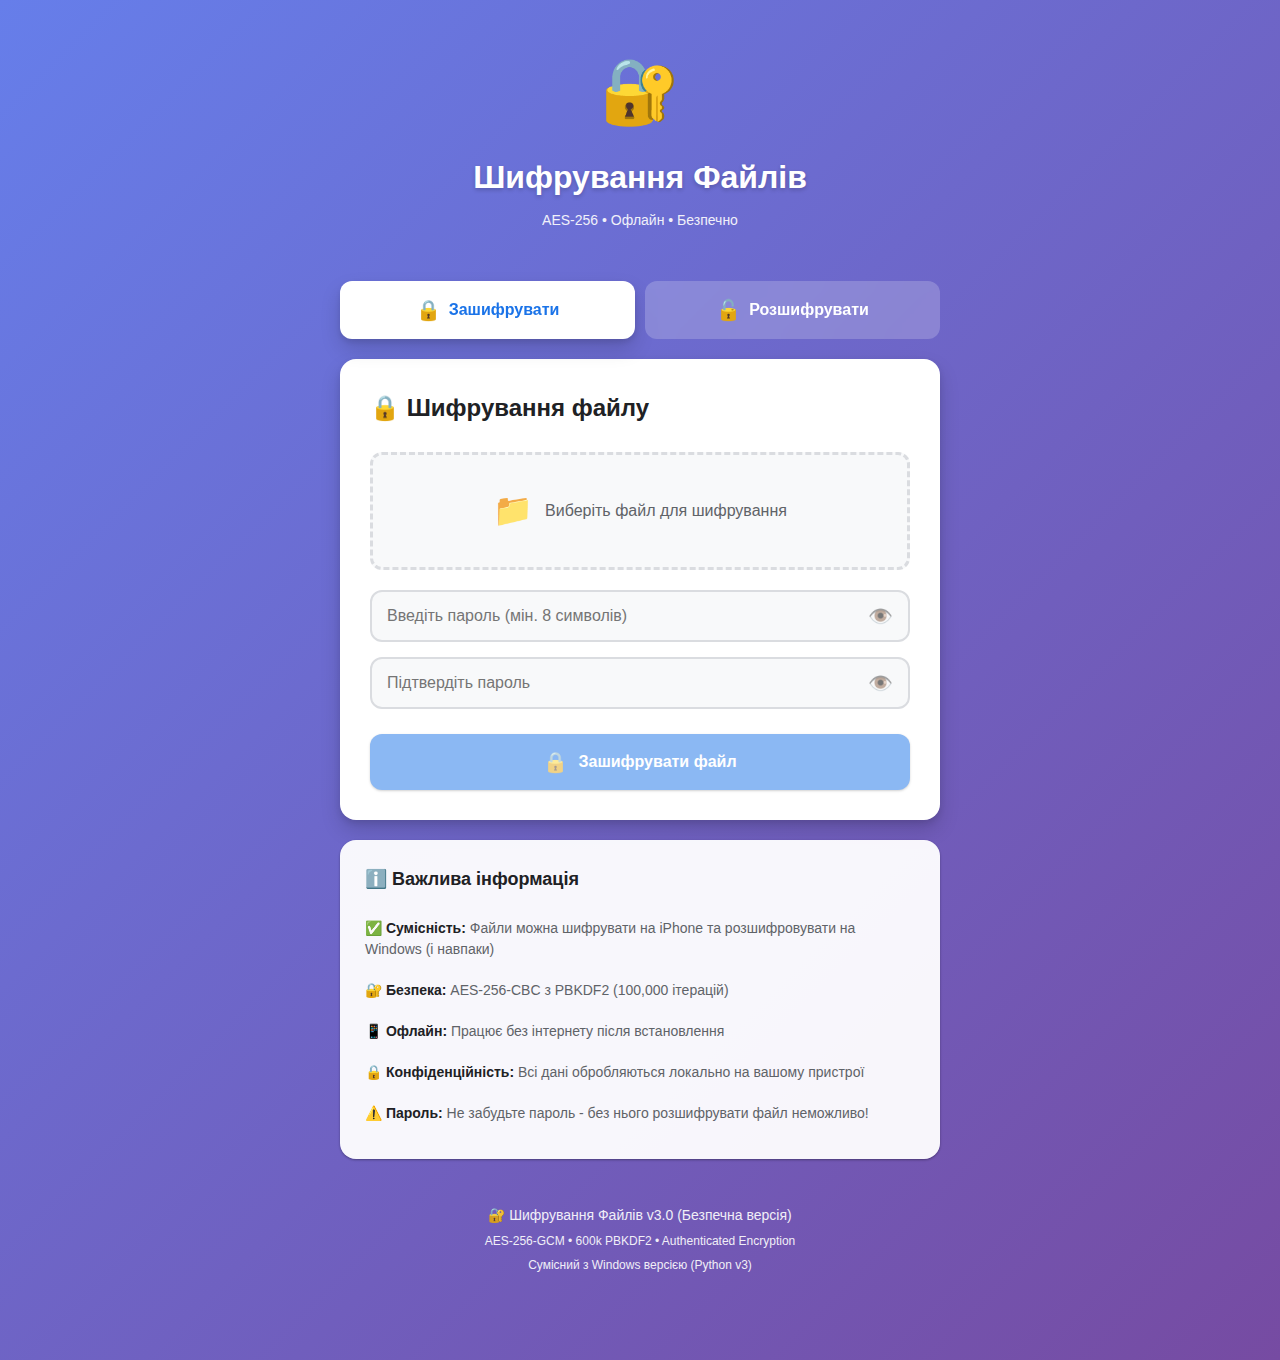
<file: index.html>
<!DOCTYPE html>
<html lang="uk">
<head>
    <meta charset="UTF-8">
    <meta name="viewport" content="width=device-width, initial-scale=1.0, maximum-scale=1.0, user-scalable=no">

    <!-- Content Security Policy - захист від XSS -->
    <meta http-equiv="Content-Security-Policy" content="default-src 'self'; script-src 'self' 'unsafe-inline'; style-src 'self' 'unsafe-inline'; img-src 'self' data: blob:; font-src 'self'; connect-src 'self';">

    <meta name="theme-color" content="#1a73e8">
    <meta name="apple-mobile-web-app-capable" content="yes">
    <meta name="apple-mobile-web-app-status-bar-style" content="black-translucent">
    <meta name="apple-mobile-web-app-title" content="Шифрувальник">
    <title>Шифрування Файлів AES-256-GCM</title>

    <!-- PWA Manifest -->
    <link rel="manifest" href="manifest.json">

    <!-- Icons -->
    <link rel="apple-touch-icon" href="icons/icon-192.png">
    <link rel="icon" type="image/png" href="icons/icon-192.png">

    <!-- Styles -->
    <link rel="stylesheet" href="css/styles.css">
</head>
<body>
    <div class="container">
        <!-- Header -->
        <header class="header">
            <div class="header-icon">🔐</div>
            <h1>Шифрування Файлів</h1>
            <p class="subtitle">AES-256 • Офлайн • Безпечно</p>
        </header>

        <!-- Tab Navigation -->
        <div class="tabs">
            <button class="tab-btn active" data-tab="encrypt">
                <span class="tab-icon">🔒</span>
                Зашифрувати
            </button>
            <button class="tab-btn" data-tab="decrypt">
                <span class="tab-icon">🔓</span>
                Розшифрувати
            </button>
        </div>

        <!-- Encrypt Tab -->
        <div id="encrypt-tab" class="tab-content active">
            <div class="card">
                <h2>🔒 Шифрування файлу</h2>

                <div class="file-input-wrapper">
                    <input type="file" id="encrypt-file-input" class="file-input" accept="*/*">
                    <label for="encrypt-file-input" class="file-label">
                        <span class="file-icon">📁</span>
                        <span class="file-text">Виберіть файл для шифрування</span>
                    </label>
                    <div id="encrypt-file-info" class="file-info hidden"></div>
                </div>

                <div class="password-group">
                    <div class="input-wrapper">
                        <input type="password" id="encrypt-password" class="password-input"
                               placeholder="Введіть пароль (мін. 8 символів)" minlength="8">
                        <button type="button" class="toggle-password" data-target="encrypt-password">
                            👁️
                        </button>
                    </div>

                    <div class="input-wrapper">
                        <input type="password" id="encrypt-password-confirm" class="password-input"
                               placeholder="Підтвердіть пароль" minlength="8">
                        <button type="button" class="toggle-password" data-target="encrypt-password-confirm">
                            👁️
                        </button>
                    </div>
                </div>

                <button id="encrypt-btn" class="btn btn-primary" disabled>
                    <span class="btn-icon">🔒</span>
                    Зашифрувати файл
                </button>

                <div id="encrypt-result" class="result hidden"></div>
            </div>
        </div>

        <!-- Decrypt Tab -->
        <div id="decrypt-tab" class="tab-content">
            <div class="card">
                <h2>🔓 Розшифрування файлу</h2>

                <div class="file-input-wrapper">
                    <input type="file" id="decrypt-file-input" class="file-input" accept="*/*">
                    <label for="decrypt-file-input" class="file-label">
                        <span class="file-icon">📁</span>
                        <span class="file-text">Виберіть зашифрований файл</span>
                    </label>
                    <div id="decrypt-file-info" class="file-info hidden"></div>
                </div>

                <div class="password-group">
                    <div class="input-wrapper">
                        <input type="password" id="decrypt-password" class="password-input"
                               placeholder="Введіть пароль для розшифрування">
                        <button type="button" class="toggle-password" data-target="decrypt-password">
                            👁️
                        </button>
                    </div>
                </div>

                <button id="decrypt-btn" class="btn btn-primary" disabled>
                    <span class="btn-icon">🔓</span>
                    Розшифрувати файл
                </button>

                <div id="decrypt-result" class="result hidden"></div>
            </div>
        </div>

        <!-- Info Section -->
        <div class="info-card">
            <h3>ℹ️ Важлива інформація</h3>
            <ul class="info-list">
                <li>✅ <strong>Сумісність:</strong> Файли можна шифрувати на iPhone та розшифровувати на Windows (і навпаки)</li>
                <li>🔐 <strong>Безпека:</strong> AES-256-CBC з PBKDF2 (100,000 ітерацій)</li>
                <li>📱 <strong>Офлайн:</strong> Працює без інтернету після встановлення</li>
                <li>🔒 <strong>Конфіденційність:</strong> Всі дані обробляються локально на вашому пристрої</li>
                <li>⚠️ <strong>Пароль:</strong> Не забудьте пароль - без нього розшифрувати файл неможливо!</li>
            </ul>
        </div>

        <!-- Footer -->
        <footer class="footer">
            <p>🔐 Шифрування Файлів v3.0 (Безпечна версія)</p>
            <p class="footer-note">AES-256-GCM • 600k PBKDF2 • Authenticated Encryption</p>
            <p class="footer-note">Сумісний з Windows версією (Python v3)</p>
        </footer>
    </div>

    <!-- Scripts -->
    <script src="js/encryptor_v3.js"></script>
    <script src="js/app_v3.js"></script>

    <!-- Service Worker Registration -->
    <script>
        if ('serviceWorker' in navigator) {
            window.addEventListener('load', () => {
                navigator.serviceWorker.register('./service-worker.js')
                    .then(registration => {
                        console.log('✅ Service Worker зареєстровано:', registration.scope);
                    })
                    .catch(error => {
                        console.log('❌ Service Worker НЕ зареєстровано:', error);
                    });
            });
        } else {
            console.log('⚠️ Service Worker не підтримується браузером');
        }
    </script>
</body>
</html>
</file>
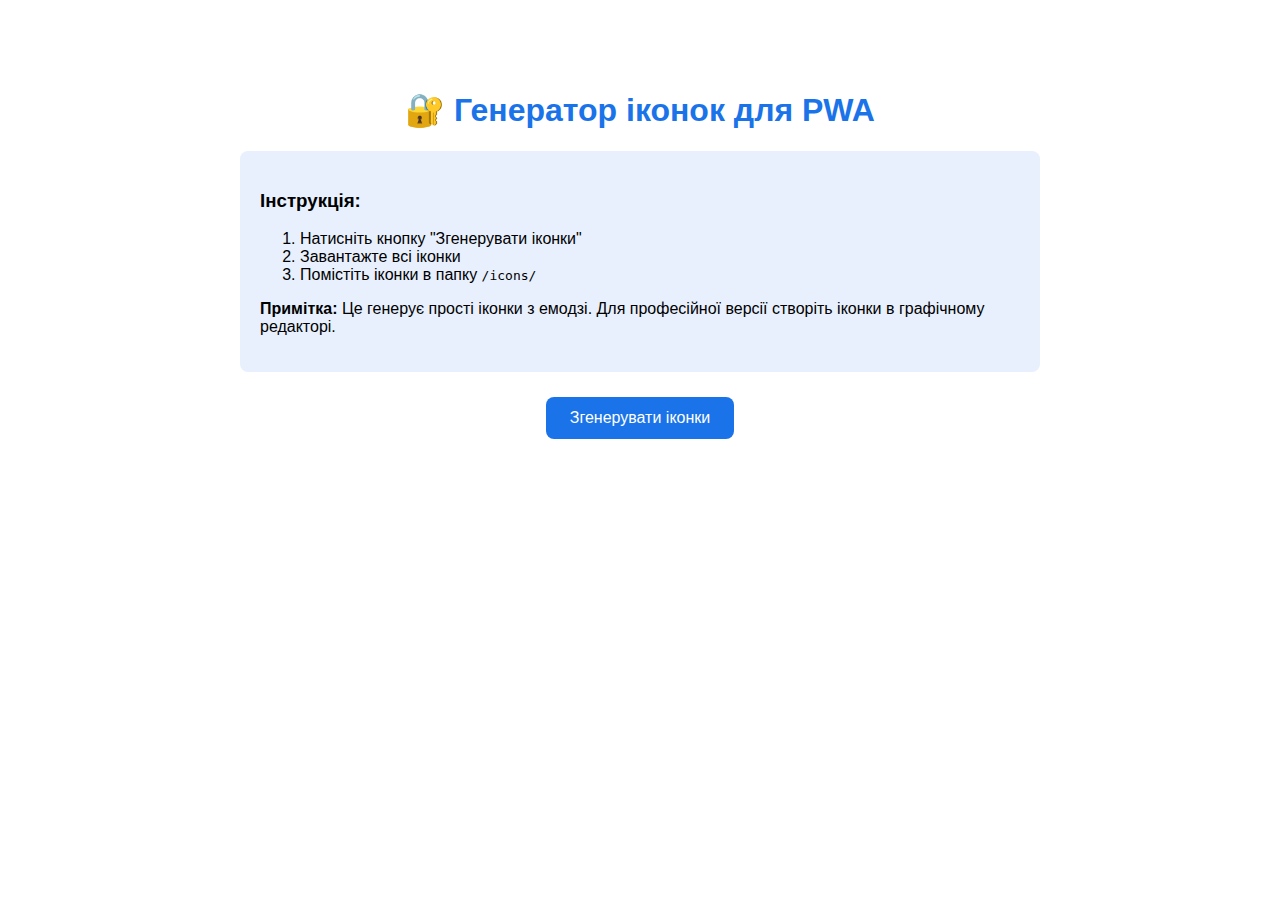
<file: generate-icons.html>
<!DOCTYPE html>
<html lang="uk">
<head>
    <meta charset="UTF-8">
    <meta name="viewport" content="width=device-width, initial-scale=1.0">
    <title>Генератор іконок</title>
    <style>
        body {
            font-family: Arial, sans-serif;
            max-width: 800px;
            margin: 50px auto;
            padding: 20px;
            text-align: center;
        }
        h1 { color: #1a73e8; }
        .info {
            background: #e8f0fe;
            padding: 20px;
            border-radius: 8px;
            margin: 20px 0;
            text-align: left;
        }
        canvas {
            border: 2px solid #ddd;
            margin: 20px 0;
            display: none;
        }
        button {
            background: #1a73e8;
            color: white;
            border: none;
            padding: 12px 24px;
            font-size: 16px;
            border-radius: 8px;
            cursor: pointer;
            margin: 5px;
        }
        button:hover {
            background: #1557b0;
        }
        .downloads {
            margin-top: 20px;
        }
        a {
            display: inline-block;
            margin: 5px;
            color: #1a73e8;
        }
    </style>
</head>
<body>
    <h1>🔐 Генератор іконок для PWA</h1>

    <div class="info">
        <h3>Інструкція:</h3>
        <ol>
            <li>Натисніть кнопку "Згенерувати іконки"</li>
            <li>Завантажте всі іконки</li>
            <li>Помістіть іконки в папку <code>/icons/</code></li>
        </ol>
        <p><strong>Примітка:</strong> Це генерує прості іконки з емодзі. Для професійної версії створіть іконки в графічному редакторі.</p>
    </div>

    <button onclick="generateIcons()">Згенерувати іконки</button>

    <div class="downloads" id="downloads"></div>

    <canvas id="canvas"></canvas>

    <script>
        const sizes = [72, 96, 128, 144, 152, 192, 384, 512];

        function generateIcons() {
            const downloadsDiv = document.getElementById('downloads');
            downloadsDiv.innerHTML = '<h3>Завантажити іконки:</h3>';

            sizes.forEach(size => {
                const canvas = document.getElementById('canvas');
                const ctx = canvas.getContext('2d');

                canvas.width = size;
                canvas.height = size;

                // Градієнтний фон
                const gradient = ctx.createLinearGradient(0, 0, size, size);
                gradient.addColorStop(0, '#667eea');
                gradient.addColorStop(1, '#764ba2');
                ctx.fillStyle = gradient;
                ctx.fillRect(0, 0, size, size);

                // Емодзі замок
                ctx.font = `${size * 0.5}px Arial`;
                ctx.textAlign = 'center';
                ctx.textBaseline = 'middle';
                ctx.fillText('🔐', size / 2, size / 2);

                // Створюємо посилання для завантаження
                canvas.toBlob((blob) => {
                    const url = URL.createObjectURL(blob);
                    const a = document.createElement('a');
                    a.href = url;
                    a.download = `icon-${size}.png`;
                    a.textContent = `📥 icon-${size}.png`;
                    a.style.display = 'block';
                    downloadsDiv.appendChild(a);
                });
            });
        }
    </script>
</body>
</html>
</file>
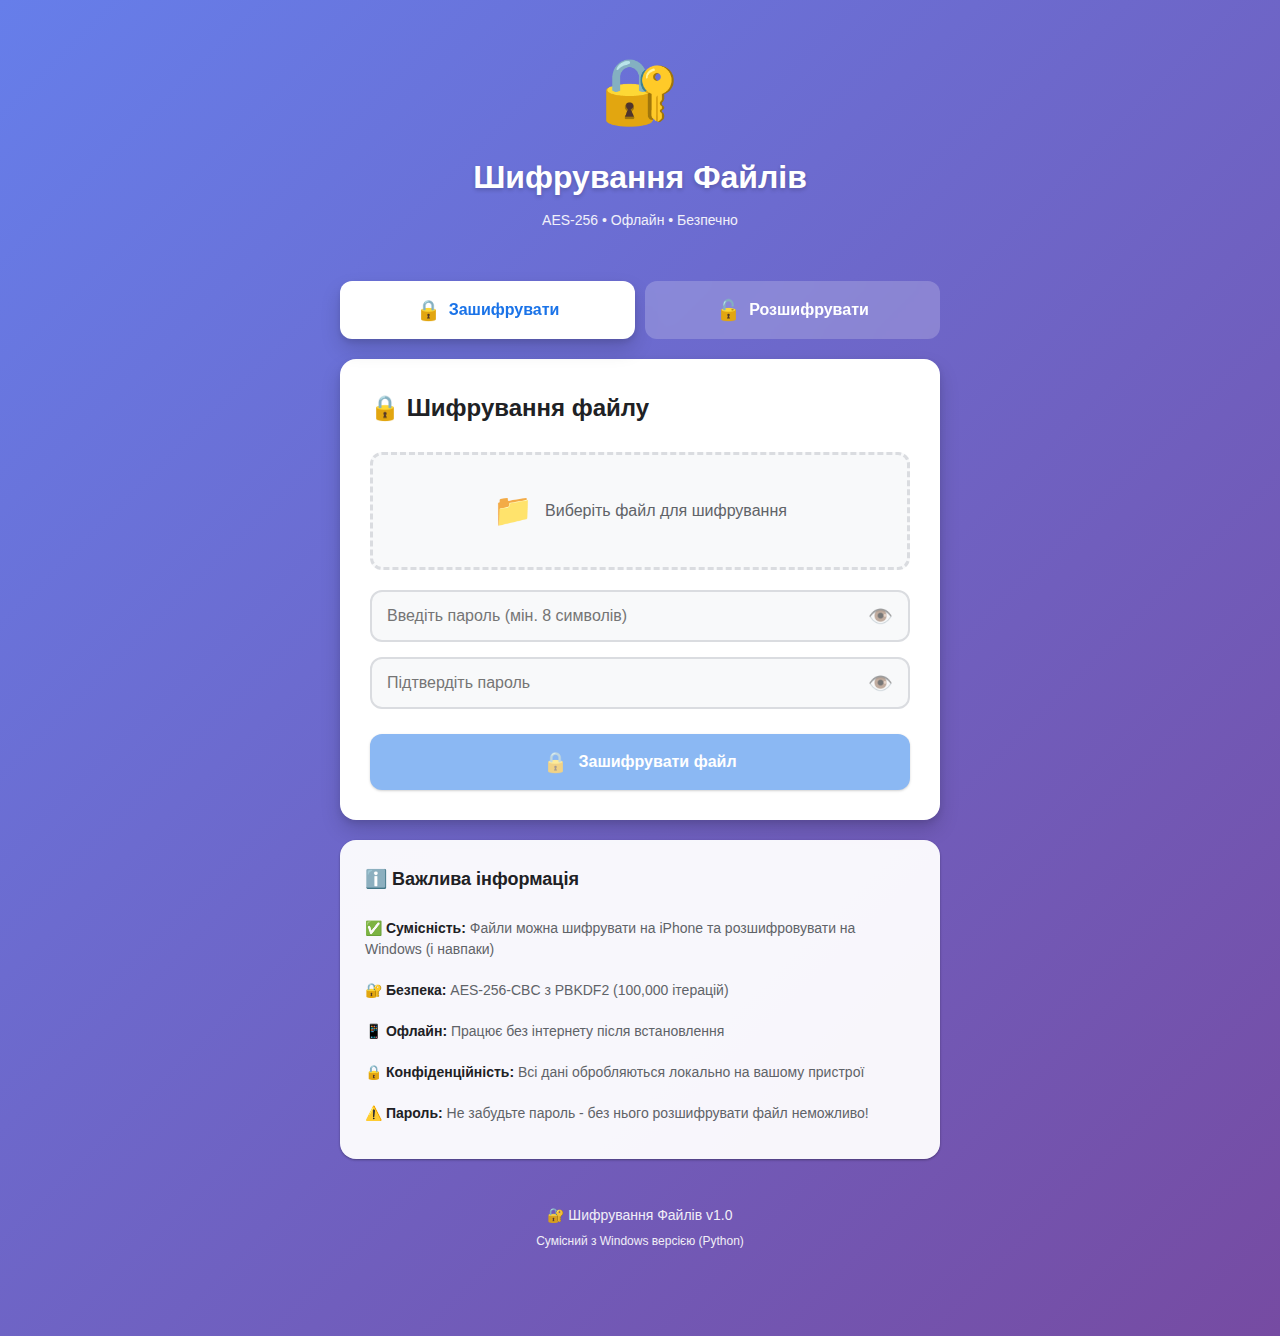
<file: index_v1_backup.html>
<!DOCTYPE html>
<html lang="uk">
<head>
    <meta charset="UTF-8">
    <meta name="viewport" content="width=device-width, initial-scale=1.0, maximum-scale=1.0, user-scalable=no">
    <meta name="theme-color" content="#1a73e8">
    <meta name="apple-mobile-web-app-capable" content="yes">
    <meta name="apple-mobile-web-app-status-bar-style" content="black-translucent">
    <meta name="apple-mobile-web-app-title" content="Шифрувальник">
    <title>Шифрування Файлів AES-256</title>

    <!-- PWA Manifest -->
    <link rel="manifest" href="manifest.json">

    <!-- Icons -->
    <link rel="apple-touch-icon" href="icons/icon-192.png">
    <link rel="icon" type="image/png" href="icons/icon-192.png">

    <!-- Styles -->
    <link rel="stylesheet" href="css/styles.css">
</head>
<body>
    <div class="container">
        <!-- Header -->
        <header class="header">
            <div class="header-icon">🔐</div>
            <h1>Шифрування Файлів</h1>
            <p class="subtitle">AES-256 • Офлайн • Безпечно</p>
        </header>

        <!-- Tab Navigation -->
        <div class="tabs">
            <button class="tab-btn active" data-tab="encrypt">
                <span class="tab-icon">🔒</span>
                Зашифрувати
            </button>
            <button class="tab-btn" data-tab="decrypt">
                <span class="tab-icon">🔓</span>
                Розшифрувати
            </button>
        </div>

        <!-- Encrypt Tab -->
        <div id="encrypt-tab" class="tab-content active">
            <div class="card">
                <h2>🔒 Шифрування файлу</h2>

                <div class="file-input-wrapper">
                    <input type="file" id="encrypt-file-input" class="file-input" accept="*/*">
                    <label for="encrypt-file-input" class="file-label">
                        <span class="file-icon">📁</span>
                        <span class="file-text">Виберіть файл для шифрування</span>
                    </label>
                    <div id="encrypt-file-info" class="file-info hidden"></div>
                </div>

                <div class="password-group">
                    <div class="input-wrapper">
                        <input type="password" id="encrypt-password" class="password-input"
                               placeholder="Введіть пароль (мін. 8 символів)" minlength="8">
                        <button type="button" class="toggle-password" data-target="encrypt-password">
                            👁️
                        </button>
                    </div>

                    <div class="input-wrapper">
                        <input type="password" id="encrypt-password-confirm" class="password-input"
                               placeholder="Підтвердіть пароль" minlength="8">
                        <button type="button" class="toggle-password" data-target="encrypt-password-confirm">
                            👁️
                        </button>
                    </div>
                </div>

                <button id="encrypt-btn" class="btn btn-primary" disabled>
                    <span class="btn-icon">🔒</span>
                    Зашифрувати файл
                </button>

                <div id="encrypt-result" class="result hidden"></div>
            </div>
        </div>

        <!-- Decrypt Tab -->
        <div id="decrypt-tab" class="tab-content">
            <div class="card">
                <h2>🔓 Розшифрування файлу</h2>

                <div class="file-input-wrapper">
                    <input type="file" id="decrypt-file-input" class="file-input" accept="*/*">
                    <label for="decrypt-file-input" class="file-label">
                        <span class="file-icon">📁</span>
                        <span class="file-text">Виберіть зашифрований файл</span>
                    </label>
                    <div id="decrypt-file-info" class="file-info hidden"></div>
                </div>

                <div class="password-group">
                    <div class="input-wrapper">
                        <input type="password" id="decrypt-password" class="password-input"
                               placeholder="Введіть пароль для розшифрування">
                        <button type="button" class="toggle-password" data-target="decrypt-password">
                            👁️
                        </button>
                    </div>
                </div>

                <button id="decrypt-btn" class="btn btn-primary" disabled>
                    <span class="btn-icon">🔓</span>
                    Розшифрувати файл
                </button>

                <div id="decrypt-result" class="result hidden"></div>
            </div>
        </div>

        <!-- Info Section -->
        <div class="info-card">
            <h3>ℹ️ Важлива інформація</h3>
            <ul class="info-list">
                <li>✅ <strong>Сумісність:</strong> Файли можна шифрувати на iPhone та розшифровувати на Windows (і навпаки)</li>
                <li>🔐 <strong>Безпека:</strong> AES-256-CBC з PBKDF2 (100,000 ітерацій)</li>
                <li>📱 <strong>Офлайн:</strong> Працює без інтернету після встановлення</li>
                <li>🔒 <strong>Конфіденційність:</strong> Всі дані обробляються локально на вашому пристрої</li>
                <li>⚠️ <strong>Пароль:</strong> Не забудьте пароль - без нього розшифрувати файл неможливо!</li>
            </ul>
        </div>

        <!-- Footer -->
        <footer class="footer">
            <p>🔐 Шифрування Файлів v1.0</p>
            <p class="footer-note">Сумісний з Windows версією (Python)</p>
        </footer>
    </div>

    <!-- Scripts -->
    <script src="js/encryptor.js"></script>
    <script src="js/app.js"></script>
</body>
</html>
</file>
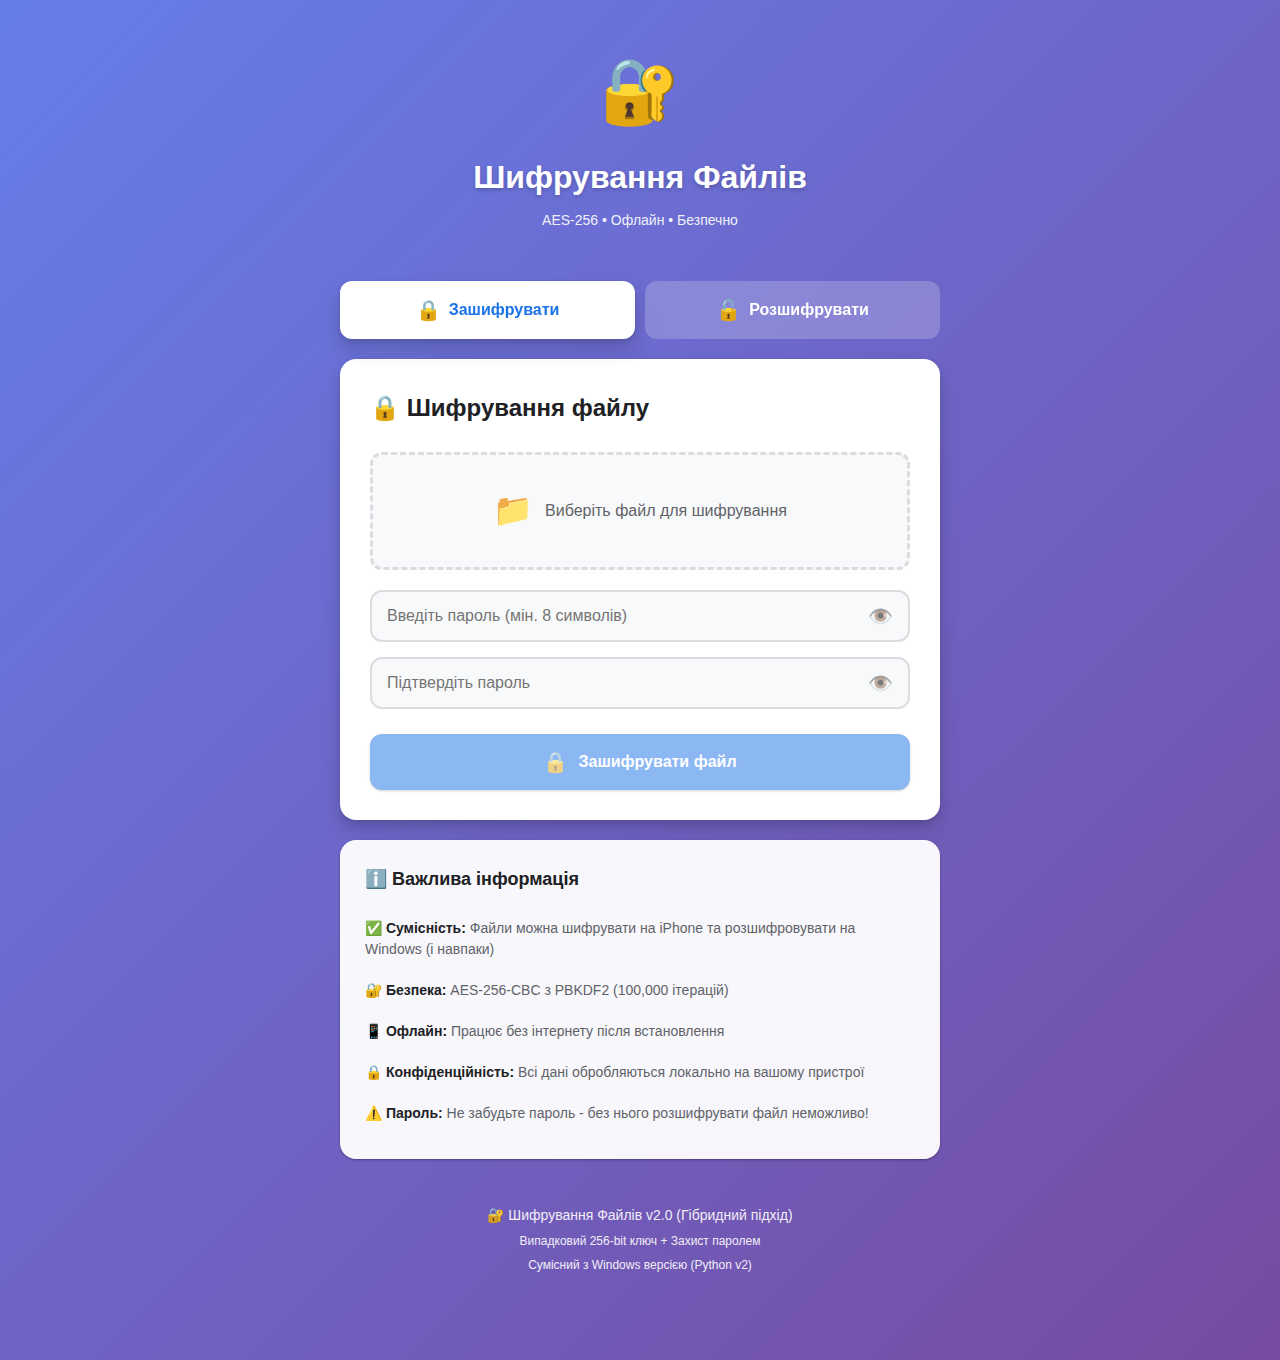
<file: index_v2.html>
<!DOCTYPE html>
<html lang="uk">
<head>
    <meta charset="UTF-8">
    <meta name="viewport" content="width=device-width, initial-scale=1.0, maximum-scale=1.0, user-scalable=no">
    <meta name="theme-color" content="#1a73e8">
    <meta name="apple-mobile-web-app-capable" content="yes">
    <meta name="apple-mobile-web-app-status-bar-style" content="black-translucent">
    <meta name="apple-mobile-web-app-title" content="Шифрувальник">
    <title>Шифрування Файлів AES-256</title>

    <!-- PWA Manifest -->
    <link rel="manifest" href="manifest.json">

    <!-- Icons -->
    <link rel="apple-touch-icon" href="icons/icon-192.png">
    <link rel="icon" type="image/png" href="icons/icon-192.png">

    <!-- Styles -->
    <link rel="stylesheet" href="css/styles.css">
</head>
<body>
    <div class="container">
        <!-- Header -->
        <header class="header">
            <div class="header-icon">🔐</div>
            <h1>Шифрування Файлів</h1>
            <p class="subtitle">AES-256 • Офлайн • Безпечно</p>
        </header>

        <!-- Tab Navigation -->
        <div class="tabs">
            <button class="tab-btn active" data-tab="encrypt">
                <span class="tab-icon">🔒</span>
                Зашифрувати
            </button>
            <button class="tab-btn" data-tab="decrypt">
                <span class="tab-icon">🔓</span>
                Розшифрувати
            </button>
        </div>

        <!-- Encrypt Tab -->
        <div id="encrypt-tab" class="tab-content active">
            <div class="card">
                <h2>🔒 Шифрування файлу</h2>

                <div class="file-input-wrapper">
                    <input type="file" id="encrypt-file-input" class="file-input" accept="*/*">
                    <label for="encrypt-file-input" class="file-label">
                        <span class="file-icon">📁</span>
                        <span class="file-text">Виберіть файл для шифрування</span>
                    </label>
                    <div id="encrypt-file-info" class="file-info hidden"></div>
                </div>

                <div class="password-group">
                    <div class="input-wrapper">
                        <input type="password" id="encrypt-password" class="password-input"
                               placeholder="Введіть пароль (мін. 8 символів)" minlength="8">
                        <button type="button" class="toggle-password" data-target="encrypt-password">
                            👁️
                        </button>
                    </div>

                    <div class="input-wrapper">
                        <input type="password" id="encrypt-password-confirm" class="password-input"
                               placeholder="Підтвердіть пароль" minlength="8">
                        <button type="button" class="toggle-password" data-target="encrypt-password-confirm">
                            👁️
                        </button>
                    </div>
                </div>

                <button id="encrypt-btn" class="btn btn-primary" disabled>
                    <span class="btn-icon">🔒</span>
                    Зашифрувати файл
                </button>

                <div id="encrypt-result" class="result hidden"></div>
            </div>
        </div>

        <!-- Decrypt Tab -->
        <div id="decrypt-tab" class="tab-content">
            <div class="card">
                <h2>🔓 Розшифрування файлу</h2>

                <div class="file-input-wrapper">
                    <input type="file" id="decrypt-file-input" class="file-input" accept="*/*">
                    <label for="decrypt-file-input" class="file-label">
                        <span class="file-icon">📁</span>
                        <span class="file-text">Виберіть зашифрований файл</span>
                    </label>
                    <div id="decrypt-file-info" class="file-info hidden"></div>
                </div>

                <div class="password-group">
                    <div class="input-wrapper">
                        <input type="password" id="decrypt-password" class="password-input"
                               placeholder="Введіть пароль для розшифрування">
                        <button type="button" class="toggle-password" data-target="decrypt-password">
                            👁️
                        </button>
                    </div>
                </div>

                <button id="decrypt-btn" class="btn btn-primary" disabled>
                    <span class="btn-icon">🔓</span>
                    Розшифрувати файл
                </button>

                <div id="decrypt-result" class="result hidden"></div>
            </div>
        </div>

        <!-- Info Section -->
        <div class="info-card">
            <h3>ℹ️ Важлива інформація</h3>
            <ul class="info-list">
                <li>✅ <strong>Сумісність:</strong> Файли можна шифрувати на iPhone та розшифровувати на Windows (і навпаки)</li>
                <li>🔐 <strong>Безпека:</strong> AES-256-CBC з PBKDF2 (100,000 ітерацій)</li>
                <li>📱 <strong>Офлайн:</strong> Працює без інтернету після встановлення</li>
                <li>🔒 <strong>Конфіденційність:</strong> Всі дані обробляються локально на вашому пристрої</li>
                <li>⚠️ <strong>Пароль:</strong> Не забудьте пароль - без нього розшифрувати файл неможливо!</li>
            </ul>
        </div>

        <!-- Footer -->
        <footer class="footer">
            <p>🔐 Шифрування Файлів v2.0 (Гібридний підхід)</p>
            <p class="footer-note">Випадковий 256-bit ключ + Захист паролем</p>
            <p class="footer-note">Сумісний з Windows версією (Python v2)</p>
        </footer>
    </div>

    <!-- Scripts -->
    <script src="js/encryptor_v2.js"></script>
    <script src="js/app_v2.js"></script>
</body>
</html>
</file>
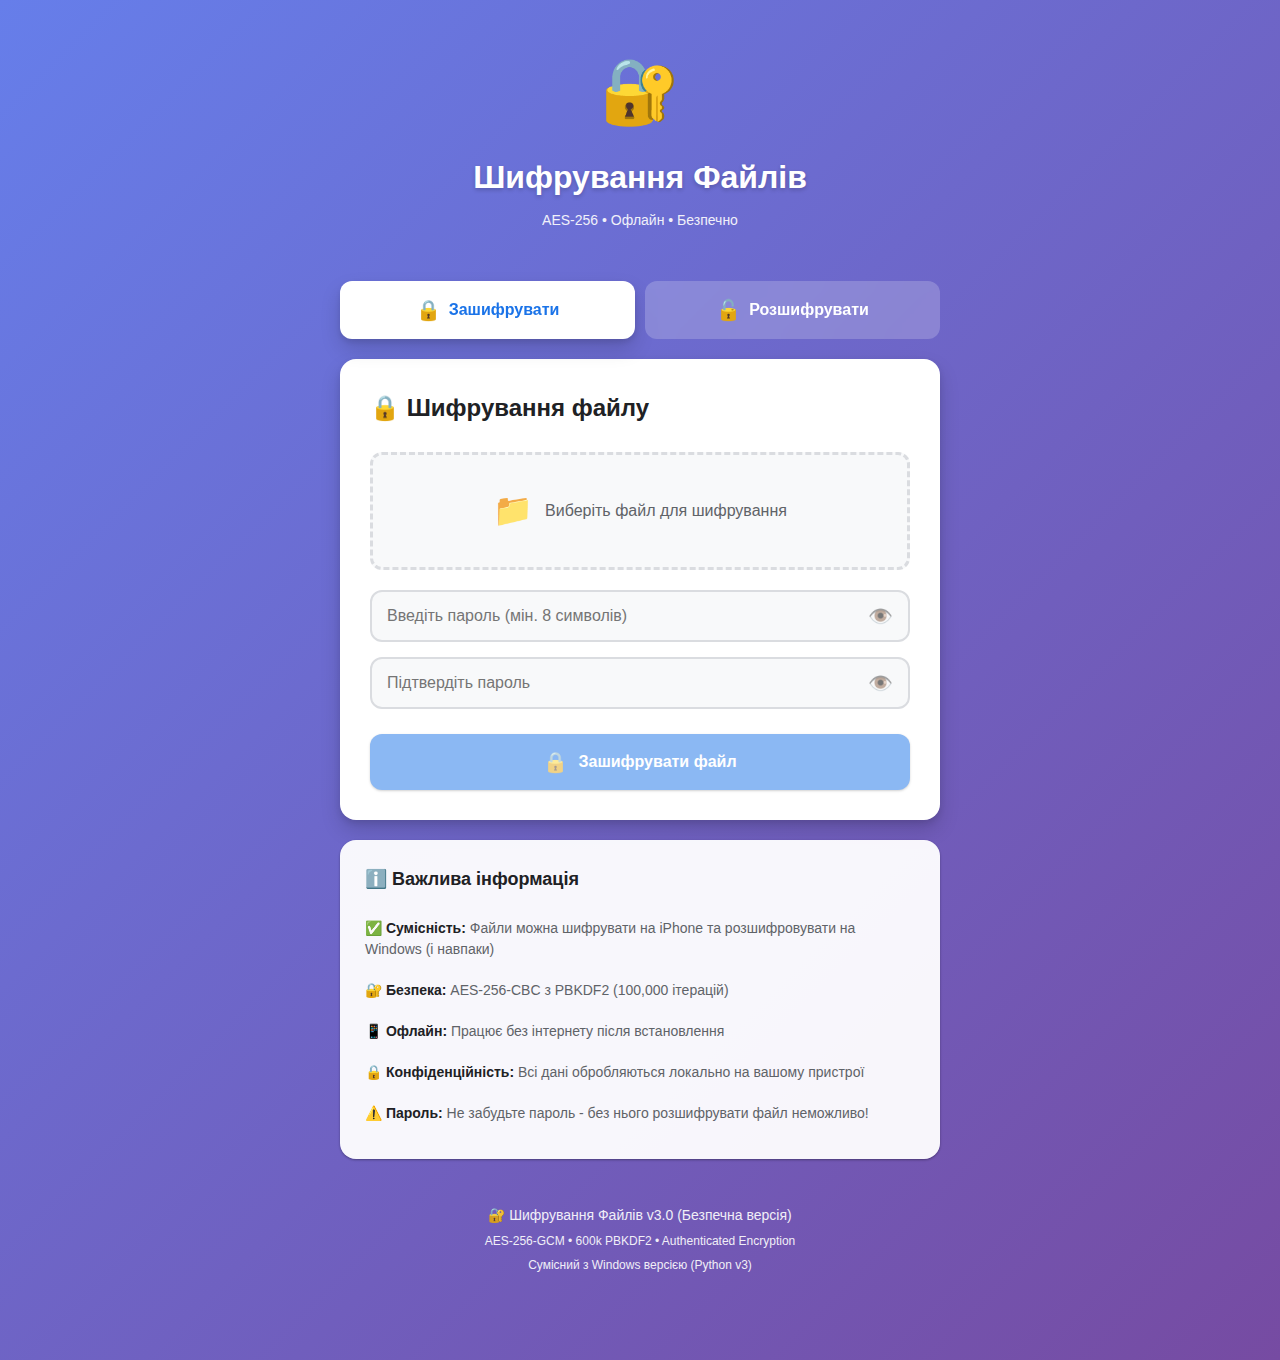
<file: index_v3.html>
<!DOCTYPE html>
<html lang="uk">
<head>
    <meta charset="UTF-8">
    <meta name="viewport" content="width=device-width, initial-scale=1.0, maximum-scale=1.0, user-scalable=no">

    <!-- Content Security Policy - захист від XSS -->
    <meta http-equiv="Content-Security-Policy" content="default-src 'self'; script-src 'self' 'unsafe-inline'; style-src 'self' 'unsafe-inline'; img-src 'self' data: blob:; font-src 'self'; connect-src 'self';">

    <meta name="theme-color" content="#1a73e8">
    <meta name="apple-mobile-web-app-capable" content="yes">
    <meta name="apple-mobile-web-app-status-bar-style" content="black-translucent">
    <meta name="apple-mobile-web-app-title" content="Шифрувальник">
    <title>Шифрування Файлів AES-256-GCM</title>

    <!-- PWA Manifest -->
    <link rel="manifest" href="manifest.json">

    <!-- Icons -->
    <link rel="apple-touch-icon" href="icons/icon-192.png">
    <link rel="icon" type="image/png" href="icons/icon-192.png">

    <!-- Styles -->
    <link rel="stylesheet" href="css/styles.css">
</head>
<body>
    <div class="container">
        <!-- Header -->
        <header class="header">
            <div class="header-icon">🔐</div>
            <h1>Шифрування Файлів</h1>
            <p class="subtitle">AES-256 • Офлайн • Безпечно</p>
        </header>

        <!-- Tab Navigation -->
        <div class="tabs">
            <button class="tab-btn active" data-tab="encrypt">
                <span class="tab-icon">🔒</span>
                Зашифрувати
            </button>
            <button class="tab-btn" data-tab="decrypt">
                <span class="tab-icon">🔓</span>
                Розшифрувати
            </button>
        </div>

        <!-- Encrypt Tab -->
        <div id="encrypt-tab" class="tab-content active">
            <div class="card">
                <h2>🔒 Шифрування файлу</h2>

                <div class="file-input-wrapper">
                    <input type="file" id="encrypt-file-input" class="file-input" accept="*/*">
                    <label for="encrypt-file-input" class="file-label">
                        <span class="file-icon">📁</span>
                        <span class="file-text">Виберіть файл для шифрування</span>
                    </label>
                    <div id="encrypt-file-info" class="file-info hidden"></div>
                </div>

                <div class="password-group">
                    <div class="input-wrapper">
                        <input type="password" id="encrypt-password" class="password-input"
                               placeholder="Введіть пароль (мін. 8 символів)" minlength="8">
                        <button type="button" class="toggle-password" data-target="encrypt-password">
                            👁️
                        </button>
                    </div>

                    <div class="input-wrapper">
                        <input type="password" id="encrypt-password-confirm" class="password-input"
                               placeholder="Підтвердіть пароль" minlength="8">
                        <button type="button" class="toggle-password" data-target="encrypt-password-confirm">
                            👁️
                        </button>
                    </div>
                </div>

                <button id="encrypt-btn" class="btn btn-primary" disabled>
                    <span class="btn-icon">🔒</span>
                    Зашифрувати файл
                </button>

                <div id="encrypt-result" class="result hidden"></div>
            </div>
        </div>

        <!-- Decrypt Tab -->
        <div id="decrypt-tab" class="tab-content">
            <div class="card">
                <h2>🔓 Розшифрування файлу</h2>

                <div class="file-input-wrapper">
                    <input type="file" id="decrypt-file-input" class="file-input" accept="*/*">
                    <label for="decrypt-file-input" class="file-label">
                        <span class="file-icon">📁</span>
                        <span class="file-text">Виберіть зашифрований файл</span>
                    </label>
                    <div id="decrypt-file-info" class="file-info hidden"></div>
                </div>

                <div class="password-group">
                    <div class="input-wrapper">
                        <input type="password" id="decrypt-password" class="password-input"
                               placeholder="Введіть пароль для розшифрування">
                        <button type="button" class="toggle-password" data-target="decrypt-password">
                            👁️
                        </button>
                    </div>
                </div>

                <button id="decrypt-btn" class="btn btn-primary" disabled>
                    <span class="btn-icon">🔓</span>
                    Розшифрувати файл
                </button>

                <div id="decrypt-result" class="result hidden"></div>
            </div>
        </div>

        <!-- Info Section -->
        <div class="info-card">
            <h3>ℹ️ Важлива інформація</h3>
            <ul class="info-list">
                <li>✅ <strong>Сумісність:</strong> Файли можна шифрувати на iPhone та розшифровувати на Windows (і навпаки)</li>
                <li>🔐 <strong>Безпека:</strong> AES-256-CBC з PBKDF2 (100,000 ітерацій)</li>
                <li>📱 <strong>Офлайн:</strong> Працює без інтернету після встановлення</li>
                <li>🔒 <strong>Конфіденційність:</strong> Всі дані обробляються локально на вашому пристрої</li>
                <li>⚠️ <strong>Пароль:</strong> Не забудьте пароль - без нього розшифрувати файл неможливо!</li>
            </ul>
        </div>

        <!-- Footer -->
        <footer class="footer">
            <p>🔐 Шифрування Файлів v3.0 (Безпечна версія)</p>
            <p class="footer-note">AES-256-GCM • 600k PBKDF2 • Authenticated Encryption</p>
            <p class="footer-note">Сумісний з Windows версією (Python v3)</p>
        </footer>
    </div>

    <!-- Scripts -->
    <script src="js/encryptor_v3.js"></script>
    <script src="js/app_v3.js"></script>
</body>
</html>
</file>
<file: css/styles.css>
/* ==================== Global Styles ==================== */
* {
    margin: 0;
    padding: 0;
    box-sizing: border-box;
}

:root {
    --primary-color: #1a73e8;
    --primary-dark: #1557b0;
    --success-color: #34a853;
    --error-color: #ea4335;
    --warning-color: #fbbc04;
    --bg-color: #f8f9fa;
    --card-bg: #ffffff;
    --text-primary: #202124;
    --text-secondary: #5f6368;
    --border-color: #dadce0;
    --shadow: 0 1px 3px rgba(0, 0, 0, 0.12), 0 1px 2px rgba(0, 0, 0, 0.24);
    --shadow-lg: 0 10px 20px rgba(0, 0, 0, 0.15), 0 3px 6px rgba(0, 0, 0, 0.10);
}

body {
    font-family: -apple-system, BlinkMacSystemFont, 'Segoe UI', Roboto, Oxygen, Ubuntu, Cantarell, sans-serif;
    background: linear-gradient(135deg, #667eea 0%, #764ba2 100%);
    color: var(--text-primary);
    line-height: 1.6;
    min-height: 100vh;
    padding: 20px;
    -webkit-font-smoothing: antialiased;
}

.container {
    max-width: 600px;
    margin: 0 auto;
    padding-bottom: 40px;
}

/* ==================== Header ==================== */
.header {
    text-align: center;
    color: white;
    margin-bottom: 30px;
    padding: 20px;
}

.header-icon {
    font-size: 64px;
    margin-bottom: 10px;
    animation: pulse 2s ease-in-out infinite;
}

@keyframes pulse {
    0%, 100% { transform: scale(1); }
    50% { transform: scale(1.05); }
}

.header h1 {
    font-size: 32px;
    font-weight: 700;
    margin-bottom: 5px;
    text-shadow: 0 2px 4px rgba(0, 0, 0, 0.2);
}

.subtitle {
    font-size: 14px;
    opacity: 0.9;
    font-weight: 400;
}

/* ==================== Tabs ==================== */
.tabs {
    display: flex;
    gap: 10px;
    margin-bottom: 20px;
}

.tab-btn {
    flex: 1;
    padding: 15px;
    background: rgba(255, 255, 255, 0.2);
    border: 2px solid transparent;
    border-radius: 12px;
    color: white;
    font-size: 16px;
    font-weight: 600;
    cursor: pointer;
    transition: all 0.3s ease;
    display: flex;
    align-items: center;
    justify-content: center;
    gap: 8px;
    backdrop-filter: blur(10px);
}

.tab-btn:hover {
    background: rgba(255, 255, 255, 0.3);
    transform: translateY(-2px);
}

.tab-btn.active {
    background: white;
    color: var(--primary-color);
    box-shadow: var(--shadow-lg);
}

.tab-icon {
    font-size: 20px;
}

/* ==================== Tab Content ==================== */
.tab-content {
    display: none;
}

.tab-content.active {
    display: block;
    animation: fadeIn 0.3s ease;
}

@keyframes fadeIn {
    from { opacity: 0; transform: translateY(10px); }
    to { opacity: 1; transform: translateY(0); }
}

/* ==================== Cards ==================== */
.card {
    background: var(--card-bg);
    border-radius: 16px;
    padding: 30px;
    box-shadow: var(--shadow-lg);
    margin-bottom: 20px;
}

.card h2 {
    font-size: 24px;
    margin-bottom: 25px;
    color: var(--text-primary);
    display: flex;
    align-items: center;
    gap: 10px;
}

/* ==================== File Input ==================== */
.file-input-wrapper {
    margin-bottom: 20px;
}

.file-input {
    display: none;
}

.file-label {
    display: flex;
    align-items: center;
    justify-content: center;
    gap: 12px;
    padding: 30px;
    border: 3px dashed var(--border-color);
    border-radius: 12px;
    background: var(--bg-color);
    cursor: pointer;
    transition: all 0.3s ease;
    text-align: center;
}

.file-label:hover {
    border-color: var(--primary-color);
    background: #e8f0fe;
}

.file-icon {
    font-size: 32px;
}

.file-text {
    font-size: 16px;
    color: var(--text-secondary);
    font-weight: 500;
}

.file-info {
    margin-top: 15px;
    padding: 15px;
    background: #e8f5e9;
    border-left: 4px solid var(--success-color);
    border-radius: 8px;
    font-size: 14px;
    color: var(--text-primary);
}

.file-info.hidden {
    display: none;
}

/* ==================== Password Input ==================== */
.password-group {
    margin-bottom: 25px;
    display: flex;
    flex-direction: column;
    gap: 15px;
}

.input-wrapper {
    position: relative;
}

.password-input {
    width: 100%;
    padding: 15px 50px 15px 15px;
    border: 2px solid var(--border-color);
    border-radius: 12px;
    font-size: 16px;
    transition: all 0.3s ease;
    background: var(--bg-color);
}

.password-input:focus {
    outline: none;
    border-color: var(--primary-color);
    background: white;
    box-shadow: 0 0 0 3px rgba(26, 115, 232, 0.1);
}

.toggle-password {
    position: absolute;
    right: 12px;
    top: 50%;
    transform: translateY(-50%);
    background: none;
    border: none;
    font-size: 20px;
    cursor: pointer;
    padding: 5px;
    opacity: 0.6;
    transition: opacity 0.2s;
}

.toggle-password:hover {
    opacity: 1;
}

/* ==================== Buttons ==================== */
.btn {
    width: 100%;
    padding: 16px;
    border: none;
    border-radius: 12px;
    font-size: 16px;
    font-weight: 600;
    cursor: pointer;
    transition: all 0.3s ease;
    display: flex;
    align-items: center;
    justify-content: center;
    gap: 10px;
    box-shadow: var(--shadow);
}

.btn-primary {
    background: var(--primary-color);
    color: white;
}

.btn-primary:hover:not(:disabled) {
    background: var(--primary-dark);
    transform: translateY(-2px);
    box-shadow: var(--shadow-lg);
}

.btn-primary:active:not(:disabled) {
    transform: translateY(0);
}

.btn:disabled {
    opacity: 0.5;
    cursor: not-allowed;
}

.btn-icon {
    font-size: 20px;
}

/* Loading state */
.btn.loading {
    position: relative;
    pointer-events: none;
}

.btn.loading::after {
    content: '';
    position: absolute;
    width: 20px;
    height: 20px;
    margin-left: 10px;
    border: 3px solid rgba(255, 255, 255, 0.3);
    border-top-color: white;
    border-radius: 50%;
    animation: spin 0.8s linear infinite;
}

@keyframes spin {
    to { transform: rotate(360deg); }
}

/* ==================== Results ==================== */
.result {
    margin-top: 20px;
    padding: 20px;
    border-radius: 12px;
    font-size: 14px;
    line-height: 1.6;
    animation: slideIn 0.3s ease;
}

@keyframes slideIn {
    from {
        opacity: 0;
        transform: translateY(-10px);
    }
    to {
        opacity: 1;
        transform: translateY(0);
    }
}

.result.hidden {
    display: none;
}

.result.success {
    background: #e8f5e9;
    border-left: 4px solid var(--success-color);
    color: #1b5e20;
}

.result.error {
    background: #fce4ec;
    border-left: 4px solid var(--error-color);
    color: #c62828;
}

.result strong {
    display: block;
    margin-bottom: 8px;
    font-size: 16px;
}

/* ==================== Info Card ==================== */
.info-card {
    background: rgba(255, 255, 255, 0.95);
    border-radius: 16px;
    padding: 25px;
    box-shadow: var(--shadow);
    margin-bottom: 20px;
}

.info-card h3 {
    font-size: 18px;
    margin-bottom: 15px;
    color: var(--text-primary);
}

.info-list {
    list-style: none;
    padding: 0;
}

.info-list li {
    padding: 10px 0;
    font-size: 14px;
    color: var(--text-secondary);
    line-height: 1.5;
}

.info-list li strong {
    color: var(--text-primary);
}

/* ==================== Footer ==================== */
.footer {
    text-align: center;
    color: white;
    padding: 20px;
    font-size: 14px;
}

.footer p {
    margin: 5px 0;
    opacity: 0.9;
}

.footer-note {
    font-size: 12px;
    opacity: 0.7;
}

/* ==================== Responsive Design ==================== */
@media (max-width: 480px) {
    body {
        padding: 10px;
    }

    .header h1 {
        font-size: 24px;
    }

    .header-icon {
        font-size: 48px;
    }

    .card {
        padding: 20px;
    }

    .tab-btn {
        font-size: 14px;
        padding: 12px;
    }

    .file-label {
        flex-direction: column;
        padding: 20px;
    }
}

/* ==================== iOS Specific Styles ==================== */
@supports (-webkit-touch-callout: none) {
    .password-input,
    .btn {
        -webkit-appearance: none;
        appearance: none;
    }
}
</file>
